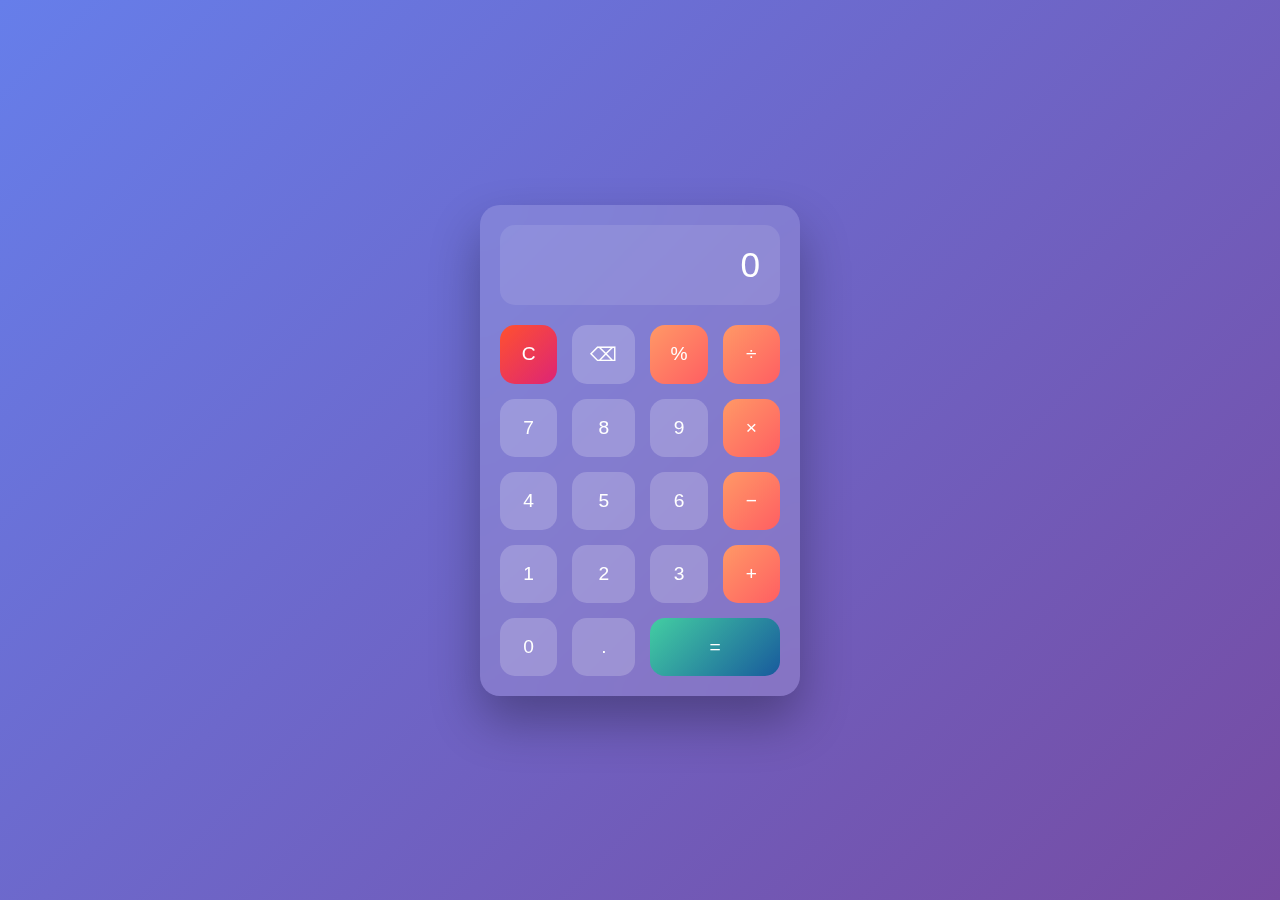
<file: codealpha_calculator/index.html>
<!DOCTYPE html>
<html lang="en">
<head>
<meta charset="UTF-8">
<title>Modern Gradient Calculator</title>
<style>
* {
    box-sizing: border-box;
    font-family: 'Segoe UI', sans-serif;
}

body {
    margin: 0;
    height: 100vh;
    background: linear-gradient(135deg, #667eea, #764ba2);
    display: flex;
    justify-content: center;
    align-items: center;
}

.calculator {
    background: rgba(255, 255, 255, 0.15);
    backdrop-filter: blur(20px);
    padding: 20px;
    border-radius: 20px;
    width: 320px;
    box-shadow: 0 25px 50px rgba(0,0,0,0.3);
}

.display {
    background: rgba(255,255,255,0.1);
    border-radius: 15px;
    padding: 20px;
    text-align: right;
    font-size: 2.2rem;
    color: white;
    overflow-x: auto;
    margin-bottom: 20px;
    min-height: 60px;
}

.buttons {
    display: grid;
    grid-template-columns: repeat(4, 1fr);
    gap: 15px;
}

button {
    border: none;
    border-radius: 15px;
    padding: 18px;
    font-size: 1.2rem;
    color: white;
    cursor: pointer;
    background: rgba(255,255,255,0.2);
    transition: 0.2s;
}

button:hover {
    background: rgba(255,255,255,0.35);
}

.operator {
    background: linear-gradient(135deg, #ff9966, #ff5e62);
}

.equal {
    background: linear-gradient(135deg, #43cea2, #185a9d);
    grid-column: span 2;
}

.clear {
    background: linear-gradient(135deg, #ff512f, #dd2476);
}
</style>
</head>

<body>

<div class="calculator">
    <div class="display" id="display">0</div>

    <div class="buttons">
        <button class="clear" onclick="clearDisplay()">C</button>
        <button onclick="deleteLast()">⌫</button>
        <button class="operator" onclick="append('%')">%</button>
        <button class="operator" onclick="append('/')">÷</button>

        <button onclick="append('7')">7</button>
        <button onclick="append('8')">8</button>
        <button onclick="append('9')">9</button>
        <button class="operator" onclick="append('*')">×</button>

        <button onclick="append('4')">4</button>
        <button onclick="append('5')">5</button>
        <button onclick="append('6')">6</button>
        <button class="operator" onclick="append('-')">−</button>

        <button onclick="append('1')">1</button>
        <button onclick="append('2')">2</button>
        <button onclick="append('3')">3</button>
        <button class="operator" onclick="append('+')">+</button>

        <button onclick="append('0')">0</button>
        <button onclick="append('.')">.</button>
        <button class="equal" onclick="calculate()">=</button>
    </div>
</div>

<script>
let display = document.getElementById("display");

function append(value) {
    if (display.innerText === "0") {
        display.innerText = value;
    } else {
        display.innerText += value;
    }
}

function clearDisplay() {
    display.innerText = "0";
}

function deleteLast() {
    display.innerText = display.innerText.slice(0, -1);
    if (display.innerText === "") display.innerText = "0";
}

function calculate() {
    try {
        display.innerText = eval(display.innerText.replace("÷", "/").replace("×", "*"));
    } catch {
        display.innerText = "Error";
    }
}
</script>

</body>
</file>
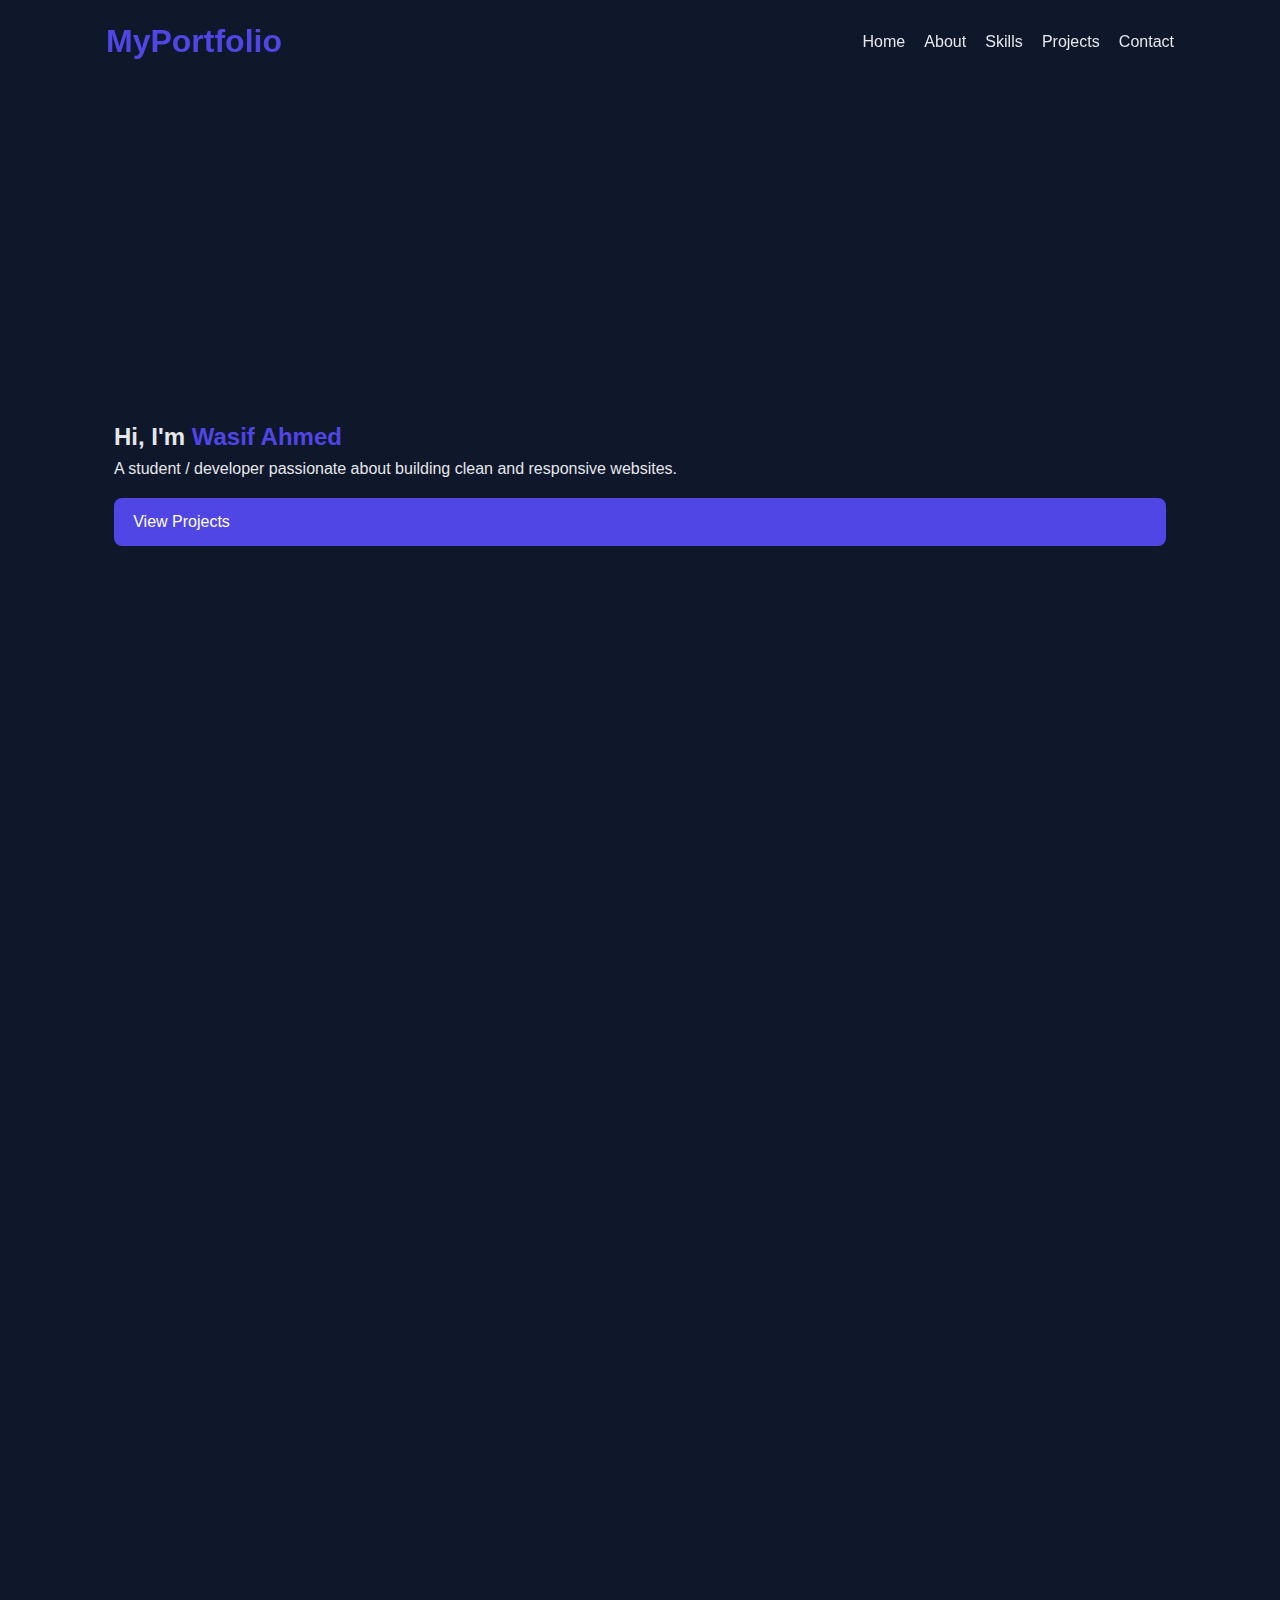
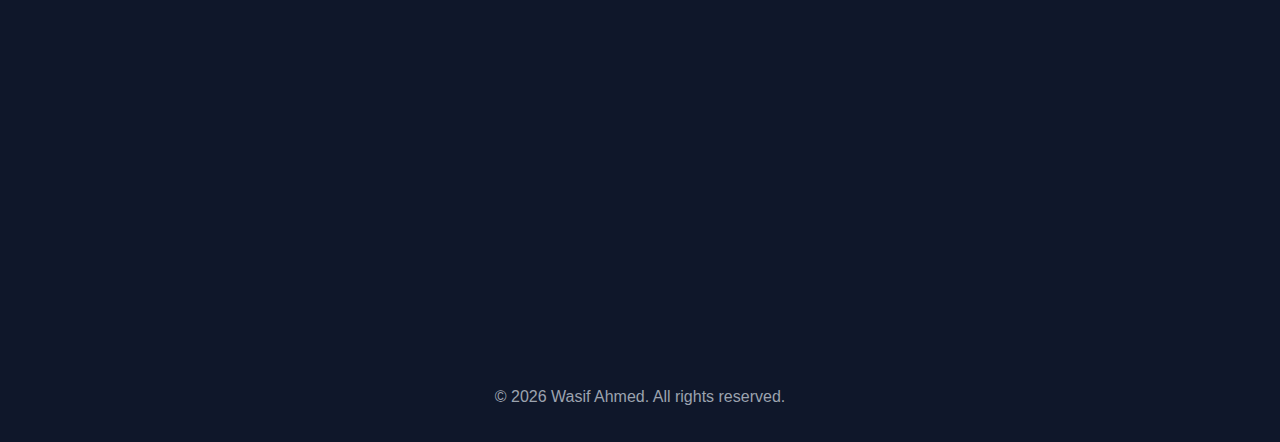
<file: codealpha_portfolio/index.html>
<!DOCTYPE html>
<html lang="en">
<head>
  <meta charset="UTF-8" />
  <meta name="viewport" content="width=device-width, initial-scale=1.0" />
  <title>Personal Portfolio</title>
  <link rel="stylesheet" href="style.css" />
</head>
<body>

<header>
  <nav class="nav">
    <h1 class="logo">MyPortfolio</h1>
    <ul class="nav-links">
      <li><a href="#home">Home</a></li>
      <li><a href="#about">About</a></li>
      <li><a href="#skills">Skills</a></li>
      <li><a href="#projects">Projects</a></li>
      <li><a href="#contact">Contact</a></li>
    </ul>
  </nav>
</header>

<section id="home" class="hero">
  <h2>Hi, I'm <span>Wasif Ahmed</span></h2>
  <p>A student / developer passionate about building clean and responsive websites.</p>
  <a href="#projects" class="btn">View Projects</a>
</section>

<section id="about" class="section">
  <h3>About Me</h3>
  <p>
    I am a motivated learner with interest in web development.
    I enjoy creating modern user interfaces and improving my coding skills.
  </p>
</section>

<section id="skills" class="section">
  <h3>Skills</h3>
  <div class="skills-grid">
    <div class="skill">HTML</div>
    <div class="skill">CSS</div>
    <div class="skill">JavaScript</div>
    <div class="skill">Responsive Design</div>
    <div class="skill">Git & GitHub</div>
    <div class="skill">UI/UX Basics</div>
  </div>
</section>

<section id="projects" class="section">
  <h3>Projects</h3>
  <div class="projects-grid">
    <div class="project">
      <h4>Portfolio Website</h4>
      <p>A responsive personal portfolio using HTML, CSS and JS.</p>
    </div>
    <div class="project">
      <h4>Landing Page</h4>
      <p>A modern landing page with animations and hover effects.</p>
    </div>
    <div class="project">
      <h4>To‑Do App</h4>
      <p>A simple JavaScript based task manager.</p>
    </div>
  </div>
</section>

<section id="contact" class="section">
  <h3>Contact Me</h3>
  <form class="contact-form">
    <input type="text" placeholder="Wasif Ahmed" required />
    <input type="email" placeholder="wasifahmed306@gmail.com" required />
    
    
 </form>
</section>

<footer>
  <p>© 2026 Wasif Ahmed. All rights reserved.</p>
</footer>

<script src="script.js"></script>
</body>
</html>
</file>
<file: codealpha_portfolio/style.css>
* {
  margin: 0;
  padding: 0;
  box-sizing: border-box;
  scroll-behavior: smooth;
  font-family: Arial, Helvetica, sans-serif;
}

body {
  background: #0f172a;
  color: #e5e7eb;
  line-height: 1.6;
}

header {
  position: fixed;
  top: 0;
  width: 100%;
  background: rgba(15, 23, 42, 0.9);
  backdrop-filter: blur(8px);
  z-index: 1000;
}

.nav {
  max-width: 1100px;
  margin: auto;
  display: flex;
  justify-content: space-between;
  align-items: center;
  padding: 1rem;
}

.logo {
  color: #4f46e5;
}

.nav-links {
  list-style: none;
  display: flex;
  gap: 1.2rem;
}

.nav-links a {
  text-decoration: none;
  color: #e5e7eb;
  transition: color 0.3s;
}

.nav-links a:hover {
  color: #4f46e5;
}

.hero {
  min-height: 100vh;
  padding: 6rem 1.5rem 2rem;
  max-width: 1100px;
  margin: auto;
  display: flex;
  flex-direction: column;
  justify-content: center;
}

.hero span {
  color: #4f46e5;
}

.btn {
  display: inline-block;
  margin-top: 1rem;
  background: #4f46e5;
  color: white;
  padding: 0.7rem 1.2rem;
  border-radius: 0.5rem;
  text-decoration: none;
  transition: transform 0.2s, opacity 0.2s;
}

.btn:hover {
  transform: translateY(-2px);
  opacity: 0.9;
}

.section {
  max-width: 1100px;
  margin: auto;
  padding: 5rem 1.5rem 3rem;
}

.section h3 {
  margin-bottom: 1.5rem;
  color: #4f46e5;
}

.skills-grid {
  display: grid;
  grid-template-columns: repeat(auto-fit, minmax(150px, 1fr));
  gap: 1rem;
}

.skill {
  background: #111827;
  padding: 1rem;
  border-radius: 0.75rem;
  text-align: center;
  transition: transform 0.3s;
}

.skill:hover {
  transform: translateY(-5px);
}

.projects-grid {
  display: grid;
  grid-template-columns: repeat(auto-fit, minmax(280px, 1fr));
  gap: 1.5rem;
}

.project {
  background: #111827;
  padding: 1.5rem;
  border-radius: 1rem;
  transition: transform 0.3s, box-shadow 0.3s;
}

.project:hover {
  transform: translateY(-6px);
  box-shadow: 0 20px 40px rgba(0,0,0,0.3);
}

.contact-form {
  max-width: 500px;
  display: flex;
  flex-direction: column;
  gap: 1rem;
}

input, textarea {
  padding: 0.7rem;
  border-radius: 0.5rem;
  border: none;
  background: #020617;
  color: #e5e7eb;
}

input:focus, textarea:focus {
  outline: 2px solid #4f46e5;
}

footer {
  text-align: center;
  padding: 2rem;
  color: #9ca3af;
}

@media (max-width: 600px) {
  .nav-links {
    gap: 0.7rem;
  }
}
</file>
